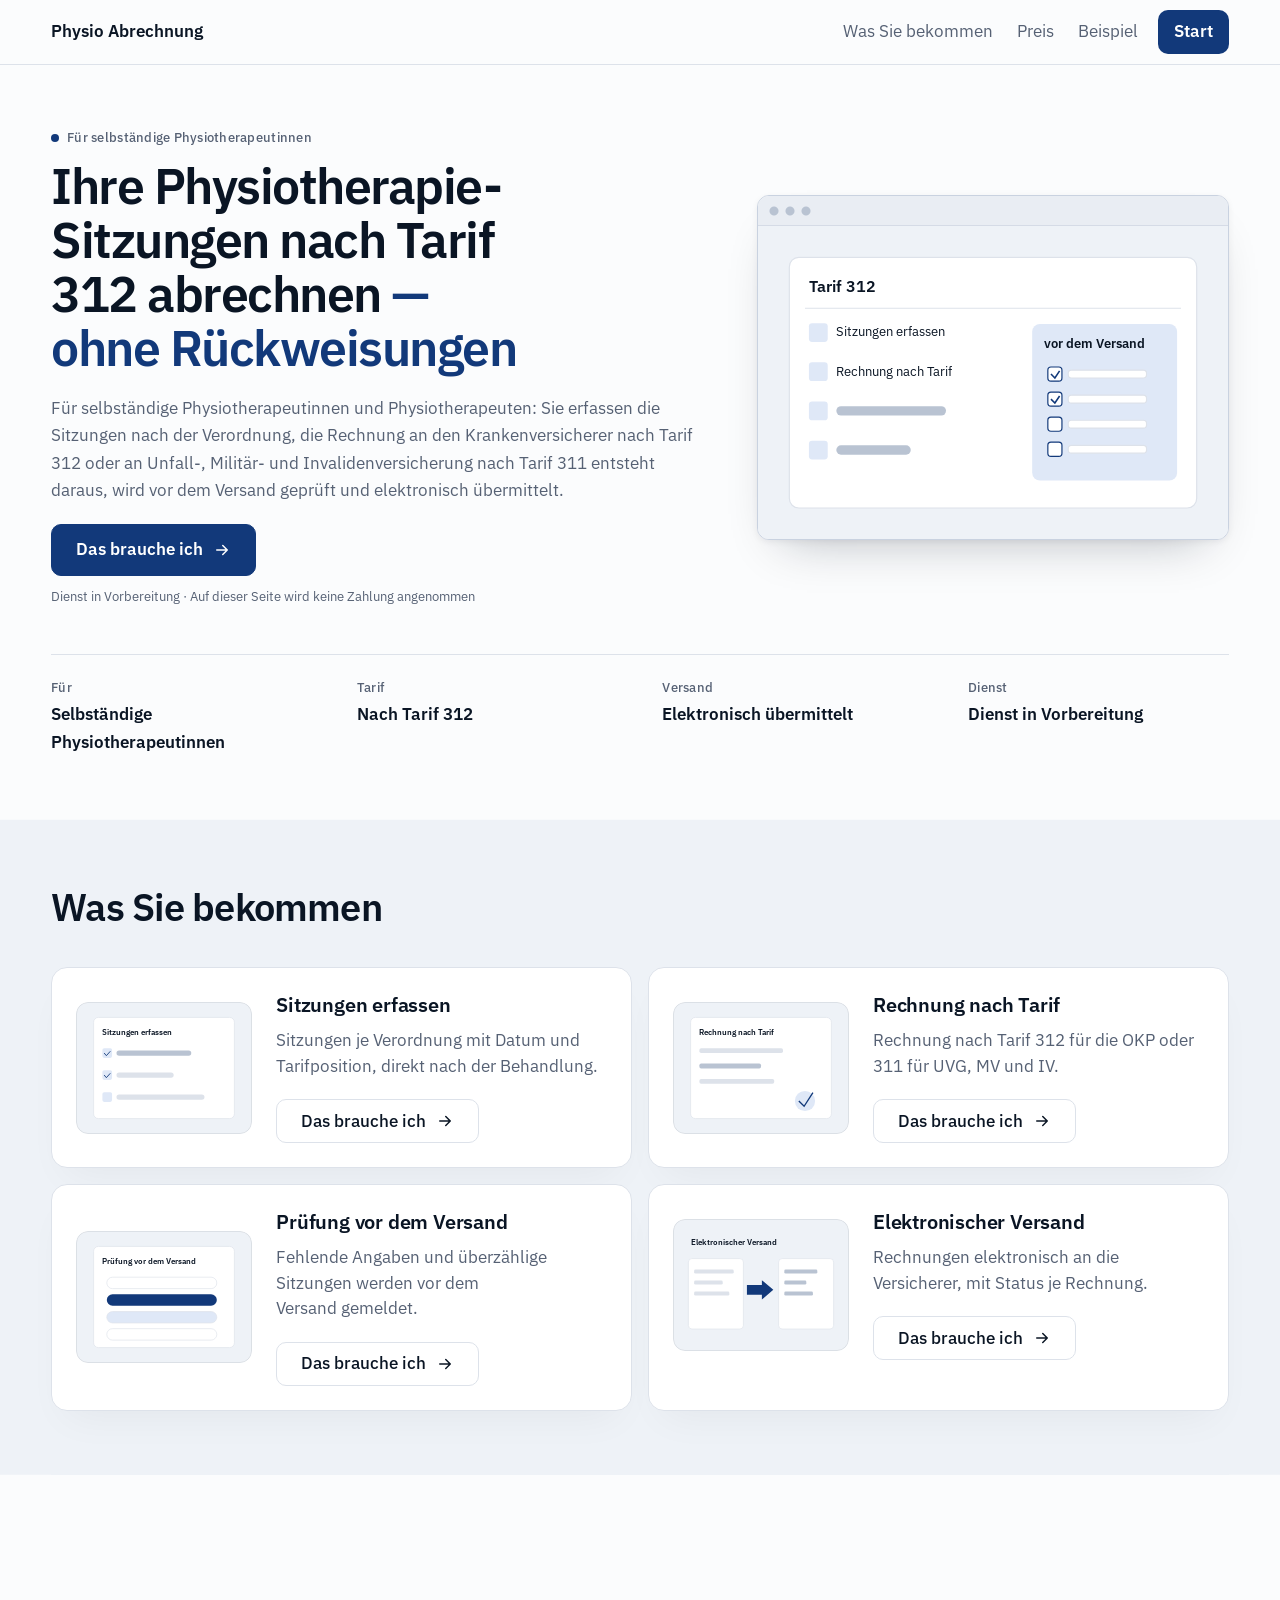
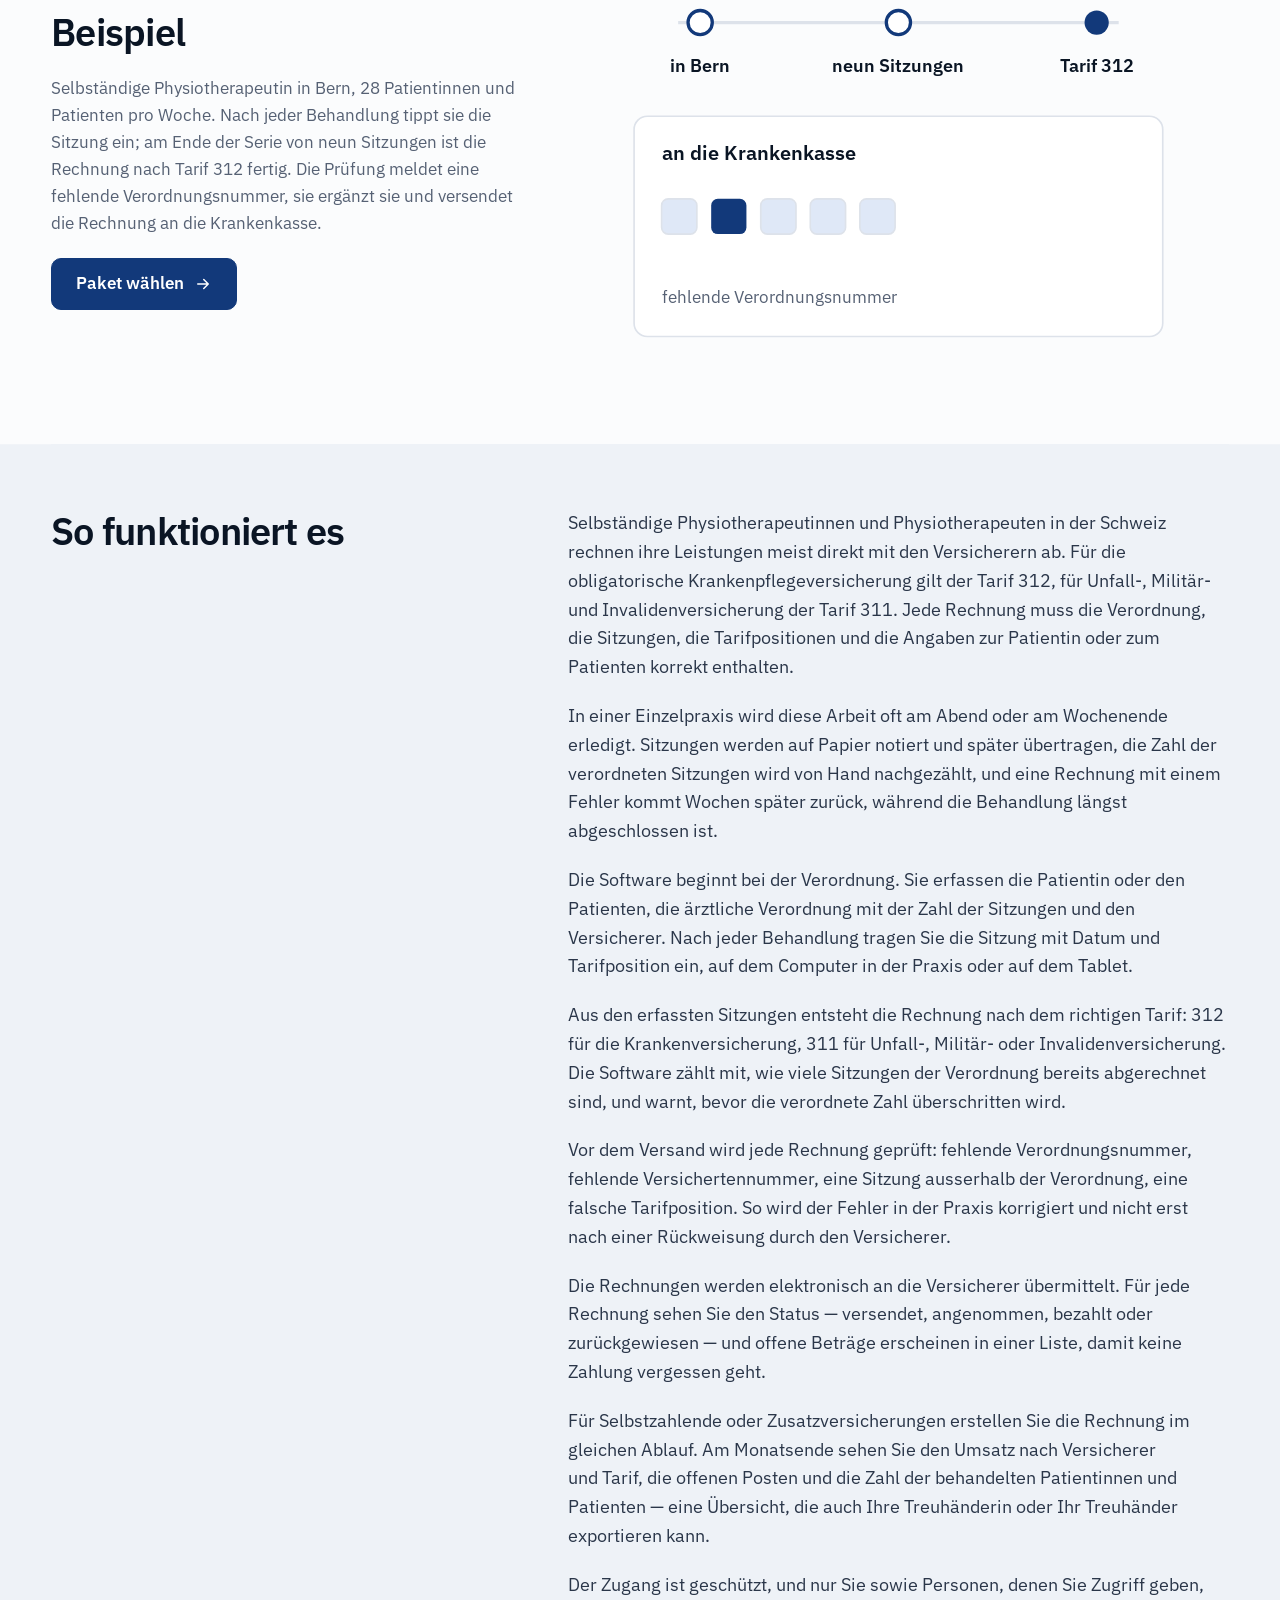
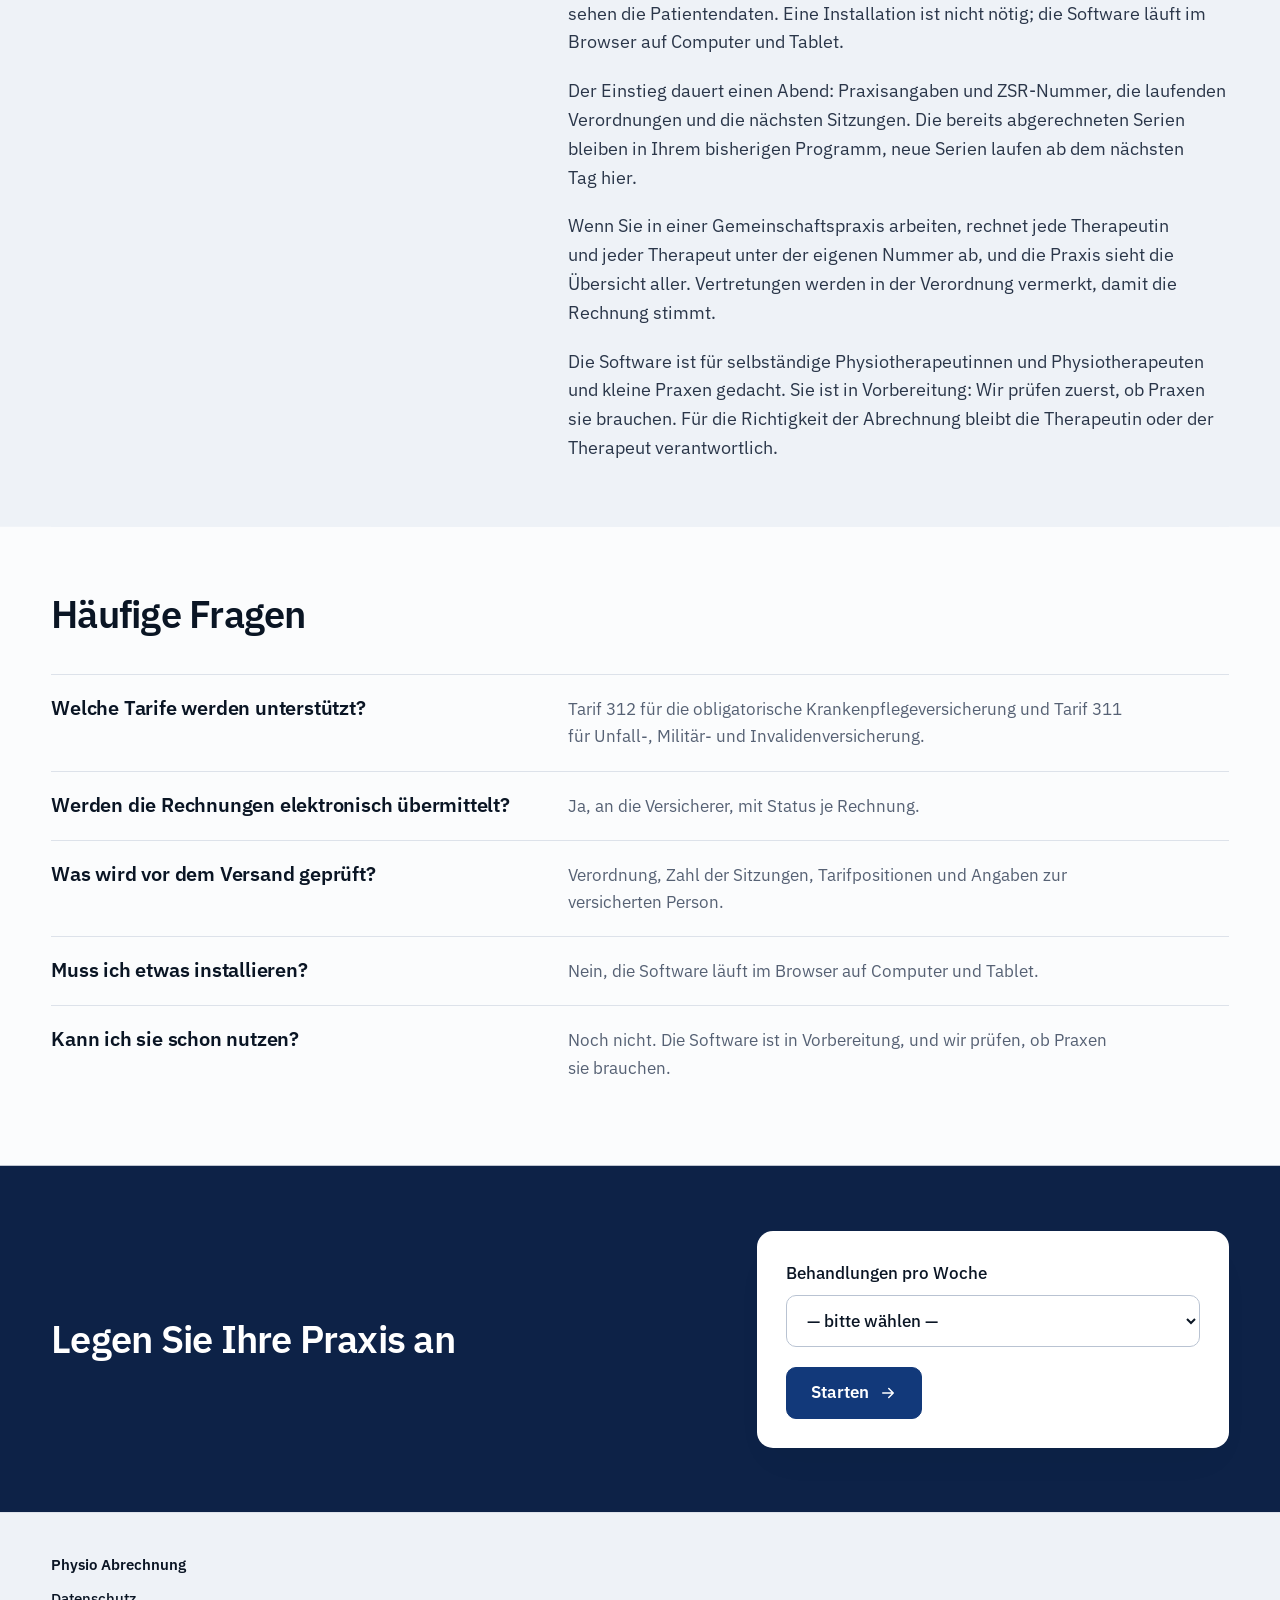
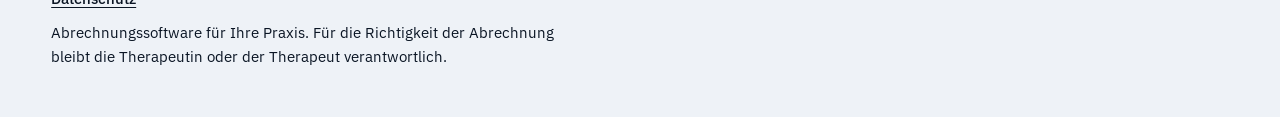
<file: index.html>
<!doctype html>
<html lang="de-CH">
<head>
<meta charset="utf-8">
<!-- Google Tag Manager -->
<script>(function(w,d,s,l,i){w[l]=w[l]||[];w[l].push({'gtm.start':
new Date().getTime(),event:'gtm.js'});var f=d.getElementsByTagName(s)[0],
j=d.createElement(s),dl=l!='dataLayer'?'&l='+l:'';j.async=true;j.src=
'https://www.googletagmanager.com/gtm.js?id='+i+dl;f.parentNode.insertBefore(j,f);
})(window,document,'script','dataLayer','GTM-N9XN5FND');</script>
<!-- End Google Tag Manager -->
<meta name="viewport" content="width=device-width,initial-scale=1">
<link rel="canonical" href="https://physiotarif.dokufile.com/">
<title>Physiotherapie abrechnen nach Tarif 312 — für Selbständige</title>
<meta name="description" content="Für Physiotherapeuten in der Schweiz: Sitzungen nach Tarif 312 und 311 erfassen und Rechnungen an die Versicherer elektronisch übermitteln.">
<link rel="icon" href="favicon.svg">
<link rel="stylesheet" href="https://super-romeo.github.io/smoki-base/v1/style.css">
<link rel="preconnect" href="https://fonts.googleapis.com">
<link rel="preconnect" href="https://fonts.gstatic.com" crossorigin>
<link rel="stylesheet" href="https://fonts.googleapis.com/css2?family=IBM+Plex+Sans:wght@400;500;600&display=swap">
<link rel="stylesheet" href="variant.css">
<script src="smoke.js" defer></script>
<!-- faq-jsonld:start -->
<script type="application/ld+json">
{
 "@context": "https://schema.org",
 "@type": "FAQPage",
 "mainEntity": [
  {
   "@type": "Question",
   "name": "Welche Tarife werden unterstützt?",
   "acceptedAnswer": {
    "@type": "Answer",
    "text": "Tarif 312 für die obligatorische Krankenpflegeversicherung und Tarif 311 für Unfall-, Militär- und Invalidenversicherung."
   }
  },
  {
   "@type": "Question",
   "name": "Werden die Rechnungen elektronisch übermittelt?",
   "acceptedAnswer": {
    "@type": "Answer",
    "text": "Ja, an die Versicherer, mit Status je Rechnung."
   }
  },
  {
   "@type": "Question",
   "name": "Was wird vor dem Versand geprüft?",
   "acceptedAnswer": {
    "@type": "Answer",
    "text": "Verordnung, Zahl der Sitzungen, Tarifpositionen und Angaben zur versicherten Person."
   }
  },
  {
   "@type": "Question",
   "name": "Muss ich etwas installieren?",
   "acceptedAnswer": {
    "@type": "Answer",
    "text": "Nein, die Software läuft im Browser auf Computer und Tablet."
   }
  },
  {
   "@type": "Question",
   "name": "Kann ich sie schon nutzen?",
   "acceptedAnswer": {
    "@type": "Answer",
    "text": "Noch nicht. Die Software ist in Vorbereitung, und wir prüfen, ob Praxen sie brauchen."
   }
  }
 ]
}
</script>
<!-- faq-jsonld:end -->
</head>
<body>
<!-- Google Tag Manager (noscript) -->
<noscript><iframe src="https://www.googletagmanager.com/ns.html?id=GTM-N9XN5FND"
height="0" width="0" style="display:none;visibility:hidden"></iframe></noscript>
<!-- End Google Tag Manager (noscript) -->

<header><div class="shell">
  <a class="home" href="index.html" data-ev="click_logo_home">Physio Abrechnung</a>
  <nav><a href="#was" data-ev="click_nav_was">Was Sie bekommen</a><a href="price.html" data-ev="click_nav_preis">Preis</a><a href="#beispiel" data-ev="click_nav_beispiel">Beispiel</a><a href="#start" data-ev="click_nav_start">Start</a></nav>
</div></header>

<main class="shell">
  <section class="split">
    <div class="stack">
      <p class="meta rise"><span class="dot"></span> Für selbständige Physiotherapeutinnen</p>
      <h1 class="rise" style="--i:1" data-len="long">Ihre Physiotherapie-Sitzungen nach Tarif 312 abrechnen&nbsp;<span class="soft">— ohne Rückweisungen</span></h1>
      <p class="rise" style="--i:2">Für selbständige Physiotherapeutinnen und Physiotherapeuten: Sie erfassen die Sitzungen nach der Verordnung, die Rechnung an den Krankenversicherer nach Tarif 312 oder an Unfall-, Militär- und Invalidenversicherung nach Tarif 311 entsteht daraus, wird vor dem Versand geprüft und elektronisch übermittelt.</p>
      <a class="button rise" style="--i:3" href="price.html" data-ev="cta_click">Das brauche ich</a>
      <p class="meta rise" style="--i:4">Dienst in Vorbereitung · Auf dieser Seite wird keine Zahlung angenommen</p>
    </div>
    <figure class="window rise" style="--i:2"><svg aria-hidden="true" focusable="false" class="shot" xmlns="http://www.w3.org/2000/svg" viewBox="0 0 1200 800"><rect width="1200" height="800" fill="#eef2f7" /><rect x="80" y="80" width="1040" height="640" rx="24" fill="#ffffff" stroke="#dde2ea" stroke-width="3" /><text x="130" y="168" font-size="40" fill="#0a1524" font-weight="600">Tarif 312</text><line x1="120" y1="210" x2="1080" y2="210" stroke="#dde2ea" stroke-width="3" /><rect x="130" y="248" width="48" height="48" rx="8" fill="#dfe8f7" /><text x="200" y="282" font-size="32" fill="#0a1524">Sitzungen erfassen</text><rect x="130" y="348" width="48" height="48" rx="8" fill="#dfe8f7" /><text x="200" y="382" font-size="32" fill="#0a1524">Rechnung nach Tarif</text><rect x="130" y="448" width="48" height="48" rx="8" fill="#dfe8f7" /><rect x="200" y="460" width="280" height="24" rx="12" fill="#b9c3d2" /><rect x="130" y="548" width="48" height="48" rx="8" fill="#dfe8f7" /><rect x="200" y="560" width="190" height="24" rx="12" fill="#b9c3d2" /><rect x="700" y="250" width="370" height="400" rx="20" fill="#dfe8f7" /><text x="730" y="312" font-size="32" fill="#0a1524" font-weight="600">vor dem Versand</text><rect x="740" y="360" width="36" height="36" rx="8" fill="#ffffff" stroke="#12397a" stroke-width="3" /><rect x="792" y="368" width="200" height="20" rx="8" fill="#ffffff" stroke="#dde2ea" stroke-width="3" /><polyline points="748,378 758,388 770,370" fill="none" stroke="#12397a" stroke-width="4" /><rect x="740" y="424" width="36" height="36" rx="8" fill="#ffffff" stroke="#12397a" stroke-width="3" /><rect x="792" y="432" width="200" height="20" rx="8" fill="#ffffff" stroke="#dde2ea" stroke-width="3" /><polyline points="748,442 758,452 770,434" fill="none" stroke="#12397a" stroke-width="4" /><rect x="740" y="488" width="36" height="36" rx="8" fill="#ffffff" stroke="#12397a" stroke-width="3" /><rect x="792" y="496" width="200" height="20" rx="8" fill="#ffffff" stroke="#dde2ea" stroke-width="3" /><rect x="740" y="552" width="36" height="36" rx="8" fill="#ffffff" stroke="#12397a" stroke-width="3" /><rect x="792" y="560" width="200" height="20" rx="8" fill="#ffffff" stroke="#dde2ea" stroke-width="3" /></svg></figure>
    <dl class="facts">
      <div><dt>Für</dt><dd>Selbständige Physiotherapeutinnen</dd></div>
      <div><dt>Tarif</dt><dd>Nach Tarif 312</dd></div>
      <div><dt>Versand</dt><dd>Elektronisch übermittelt</dd></div>
      <div><dt>Dienst</dt><dd>Dienst in Vorbereitung</dd></div>
    </dl>
  </section>

  <section id="was" data-view="features_view">
    <div class="stack"><h2>Was Sie bekommen</h2></div>
    <div class="bento">
      <article class="tile stack reveal">
        <div class="art"><svg aria-hidden="true" focusable="false" xmlns="http://www.w3.org/2000/svg" viewBox="0 0 800 600"><rect width="800" height="600" fill="#eef2f7" /><rect x="80" y="70" width="640" height="460" rx="22" fill="#ffffff" stroke="#dde2ea" stroke-width="3" /><text x="120" y="150" font-size="36" fill="#0a1524" font-weight="600">Sitzungen erfassen</text><rect x="120" y="210" width="44" height="44" rx="8" fill="#dfe8f7" /><rect x="184" y="220" width="340" height="24" rx="12" fill="#b9c3d2" /><polyline points="128,232 138,244 156,224" fill="none" stroke="#12397a" stroke-width="4" /><rect x="120" y="310" width="44" height="44" rx="8" fill="#dfe8f7" /><rect x="184" y="320" width="260" height="24" rx="12" fill="#dde2ea" /><polyline points="128,332 138,344 156,324" fill="none" stroke="#12397a" stroke-width="4" /><rect x="120" y="410" width="44" height="44" rx="8" fill="#dfe8f7" /><rect x="184" y="420" width="400" height="24" rx="12" fill="#dde2ea" /></svg></div>
        <h3>Sitzungen erfassen</h3><p>Sitzungen je Verordnung mit Datum und Tarifposition, direkt nach der Behandlung.</p>
        <a class="button quiet" href="price.html" data-ev="feature_sitzungen">Das brauche ich</a>
      </article>
      <article class="tile stack reveal">
        <div class="art"><svg aria-hidden="true" focusable="false" xmlns="http://www.w3.org/2000/svg" viewBox="0 0 800 600"><rect width="800" height="600" fill="#eef2f7" /><rect x="80" y="70" width="640" height="460" rx="22" fill="#ffffff" stroke="#dde2ea" stroke-width="3" /><text x="120" y="150" font-size="36" fill="#0a1524" font-weight="600">Rechnung nach Tarif</text><rect x="120" y="210" width="380" height="22" rx="8" fill="#dde2ea" /><rect x="120" y="280" width="280" height="22" rx="8" fill="#b9c3d2" /><rect x="120" y="350" width="340" height="22" rx="8" fill="#dde2ea" /><circle cx="600" cy="450" r="46" fill="#dfe8f7" /><polyline points="572,450 596,474 636,412" fill="none" stroke="#12397a" stroke-width="6" /></svg></div>
        <h3>Rechnung nach Tarif</h3><p>Rechnung nach Tarif 312 für die OKP oder 311 für UVG, MV und IV.</p>
        <a class="button quiet" href="price.html" data-ev="feature_rechnung">Das brauche ich</a>
      </article>
      <article class="tile stack reveal">
        <div class="art"><svg aria-hidden="true" focusable="false" xmlns="http://www.w3.org/2000/svg" viewBox="0 0 800 600"><rect width="800" height="600" fill="#eef2f7" /><rect x="80" y="70" width="640" height="460" rx="22" fill="#ffffff" stroke="#dde2ea" stroke-width="3" /><text x="120" y="150" font-size="36" fill="#0a1524" font-weight="600">Prüfung vor dem Versand</text><rect x="140" y="210" width="500" height="52" rx="26" fill="#ffffff" stroke="#dde2ea" stroke-width="3" /><rect x="140" y="288" width="500" height="52" rx="26" fill="#12397a" /><rect x="140" y="366" width="500" height="52" rx="26" fill="#dfe8f7" stroke="#dde2ea" stroke-width="3" /><rect x="140" y="444" width="500" height="52" rx="26" fill="#ffffff" stroke="#dde2ea" stroke-width="3" /></svg></div>
        <h3>Prüfung vor dem Versand</h3><p>Fehlende Angaben und überzählige Sitzungen werden vor dem Versand gemeldet.</p>
        <a class="button quiet" href="price.html" data-ev="feature_pruefung">Das brauche ich</a>
      </article>
      <article class="tile stack reveal">
        <div class="art"><svg aria-hidden="true" focusable="false" xmlns="http://www.w3.org/2000/svg" viewBox="0 0 800 600"><rect width="800" height="600" fill="#eef2f7" /><text x="80" y="120" font-size="36" fill="#0a1524" font-weight="600">Elektronischer Versand</text><rect x="70" y="180" width="250" height="320" rx="16" fill="#ffffff" stroke="#dde2ea" stroke-width="3" /><rect x="480" y="180" width="250" height="320" rx="16" fill="#ffffff" stroke="#dde2ea" stroke-width="3" /><rect x="96" y="230" width="180" height="18" rx="6" fill="#dde2ea" /><rect x="506" y="230" width="150" height="18" rx="6" fill="#b9c3d2" /><rect x="96" y="280" width="130" height="18" rx="6" fill="#dde2ea" /><rect x="506" y="280" width="100" height="18" rx="6" fill="#b9c3d2" /><rect x="96" y="330" width="160" height="18" rx="6" fill="#dde2ea" /><rect x="506" y="330" width="130" height="18" rx="6" fill="#b9c3d2" /><polygon points="336,300 404,300 404,278 456,322 404,366 404,344 336,344" fill="#12397a" /></svg></div>
        <h3>Elektronischer Versand</h3><p>Rechnungen elektronisch an die Versicherer, mit Status je Rechnung.</p>
        <a class="button quiet" href="price.html" data-ev="feature_versand">Das brauche ich</a>
      </article>
    </div>
  </section>

  <section id="beispiel" data-view="example_view" class="split flip">
    <div class="stack">
      <h2>Beispiel</h2>
      <p>Selbständige Physiotherapeutin in Bern, 28 Patientinnen und Patienten pro Woche. Nach jeder Behandlung tippt sie die Sitzung ein; am Ende der Serie von neun Sitzungen ist die Rechnung nach Tarif 312 fertig. Die Prüfung meldet eine fehlende Verordnungsnummer, sie ergänzt sie und versendet die Rechnung an die Krankenkasse.</p>
    <a class="button" href="price.html" data-ev="click_cta_after_example">Paket wählen</a>
    </div>
<svg aria-hidden="true" focusable="false" class="shot reveal" xmlns="http://www.w3.org/2000/svg" viewBox="0 0 1200 800"><rect width="1200" height="800" fill="#eef2f7" /><line x1="200" y1="150" x2="1000" y2="150" stroke="#dde2ea" stroke-width="6" /><circle cx="240" cy="150" r="22" fill="#ffffff" stroke="#12397a" stroke-width="6" /><text x="240" y="240" font-size="32" fill="#0a1524" font-weight="600" text-anchor="middle">in Bern</text><circle cx="600" cy="150" r="22" fill="#ffffff" stroke="#12397a" stroke-width="6" /><text x="600" y="240" font-size="32" fill="#0a1524" font-weight="600" text-anchor="middle">neun Sitzungen</text><circle cx="960" cy="150" r="22" fill="#12397a" /><text x="960" y="240" font-size="32" fill="#0a1524" font-weight="600" text-anchor="middle">Tarif 312</text><rect x="120" y="320" width="960" height="400" rx="24" fill="#ffffff" stroke="#dde2ea" stroke-width="3" /><text x="170" y="400" font-size="36" fill="#0a1524" font-weight="600">an die Krankenkasse</text><rect x="170" y="470" width="64" height="64" rx="12" fill="#dfe8f7" stroke="#dde2ea" stroke-width="3" /><rect x="260" y="470" width="64" height="64" rx="12" fill="#12397a" /><rect x="350" y="470" width="64" height="64" rx="12" fill="#dfe8f7" stroke="#dde2ea" stroke-width="3" /><rect x="440" y="470" width="64" height="64" rx="12" fill="#dfe8f7" stroke="#dde2ea" stroke-width="3" /><rect x="530" y="470" width="64" height="64" rx="12" fill="#dfe8f7" stroke="#dde2ea" stroke-width="3" /><text x="170" y="660" font-size="30" fill="#566174">fehlende Verordnungsnummer</text></svg>
  </section>
<!-- seo-tekst:start -->
  <section id="opis" class="split flip">
    <div class="stack"><h2>So funktioniert es</h2></div>
    <div class="stack">
      <p>Selbständige Physiotherapeutinnen und Physiotherapeuten in der Schweiz rechnen ihre Leistungen meist direkt mit den Versicherern ab. Für die obligatorische Krankenpflegeversicherung gilt der Tarif 312, für Unfall-, Militär- und Invalidenversicherung der Tarif 311. Jede Rechnung muss die Verordnung, die Sitzungen, die Tarifpositionen und die Angaben zur Patientin oder zum Patienten korrekt enthalten.</p>
    <p>In einer Einzelpraxis wird diese Arbeit oft am Abend oder am Wochenende erledigt. Sitzungen werden auf Papier notiert und später übertragen, die Zahl der verordneten Sitzungen wird von Hand nachgezählt, und eine Rechnung mit einem Fehler kommt Wochen später zurück, während die Behandlung längst abgeschlossen ist.</p>
    <p>Die Software beginnt bei der Verordnung. Sie erfassen die Patientin oder den Patienten, die ärztliche Verordnung mit der Zahl der Sitzungen und den Versicherer. Nach jeder Behandlung tragen Sie die Sitzung mit Datum und Tarifposition ein, auf dem Computer in der Praxis oder auf dem Tablet.</p>
    <p>Aus den erfassten Sitzungen entsteht die Rechnung nach dem richtigen Tarif: 312 für die Krankenversicherung, 311 für Unfall-, Militär- oder Invalidenversicherung. Die Software zählt mit, wie viele Sitzungen der Verordnung bereits abgerechnet sind, und warnt, bevor die verordnete Zahl überschritten wird.</p>
    <p>Vor dem Versand wird jede Rechnung geprüft: fehlende Verordnungsnummer, fehlende Versichertennummer, eine Sitzung ausserhalb der Verordnung, eine falsche Tarifposition. So wird der Fehler in der Praxis korrigiert und nicht erst nach einer Rückweisung durch den Versicherer.</p>
    <p>Die Rechnungen werden elektronisch an die Versicherer übermittelt. Für jede Rechnung sehen Sie den Status — versendet, angenommen, bezahlt oder zurückgewiesen — und offene Beträge erscheinen in einer Liste, damit keine Zahlung vergessen geht.</p>
    <p>Für Selbstzahlende oder Zusatzversicherungen erstellen Sie die Rechnung im gleichen Ablauf. Am Monatsende sehen Sie den Umsatz nach Versicherer und Tarif, die offenen Posten und die Zahl der behandelten Patientinnen und Patienten — eine Übersicht, die auch Ihre Treuhänderin oder Ihr Treuhänder exportieren kann.</p>
    <p>Der Zugang ist geschützt, und nur Sie sowie Personen, denen Sie Zugriff geben, sehen die Patientendaten. Eine Installation ist nicht nötig; die Software läuft im Browser auf Computer und Tablet.</p>
    <p>Der Einstieg dauert einen Abend: Praxisangaben und ZSR-Nummer, die laufenden Verordnungen und die nächsten Sitzungen. Die bereits abgerechneten Serien bleiben in Ihrem bisherigen Programm, neue Serien laufen ab dem nächsten Tag hier.</p>
    <p>Wenn Sie in einer Gemeinschaftspraxis arbeiten, rechnet jede Therapeutin und jeder Therapeut unter der eigenen Nummer ab, und die Praxis sieht die Übersicht aller. Vertretungen werden in der Verordnung vermerkt, damit die Rechnung stimmt.</p>
    <p>Die Software ist für selbständige Physiotherapeutinnen und Physiotherapeuten und kleine Praxen gedacht. Sie ist in Vorbereitung: Wir prüfen zuerst, ob Praxen sie brauchen. Für die Richtigkeit der Abrechnung bleibt die Therapeutin oder der Therapeut verantwortlich.</p>
    </div>
  </section>
  <section id="faq">
    <div class="stack"><h2>Häufige Fragen</h2></div>
    <div class="rows">
      <div class="split flip"><h3>Welche Tarife werden unterstützt?</h3><p>Tarif 312 für die obligatorische Krankenpflegeversicherung und Tarif 311 für Unfall-, Militär- und Invalidenversicherung.</p></div>
      <div class="split flip"><h3>Werden die Rechnungen elektronisch übermittelt?</h3><p>Ja, an die Versicherer, mit Status je Rechnung.</p></div>
      <div class="split flip"><h3>Was wird vor dem Versand geprüft?</h3><p>Verordnung, Zahl der Sitzungen, Tarifpositionen und Angaben zur versicherten Person.</p></div>
      <div class="split flip"><h3>Muss ich etwas installieren?</h3><p>Nein, die Software läuft im Browser auf Computer und Tablet.</p></div>
      <div class="split flip"><h3>Kann ich sie schon nutzen?</h3><p>Noch nicht. Die Software ist in Vorbereitung, und wir prüfen, ob Praxen sie brauchen.</p></div>
    </div>
  </section>
<!-- seo-tekst:end -->
  <section id="start" data-view="start_view" class="split">
    <div class="stack">
      <h2>Legen Sie Ihre Praxis an</h2>
    </div>
    <div class="tile stack">
      <label>Behandlungen pro Woche<select data-ev-focus="form_start"><option value="">— bitte wählen —</option><option>Bis 20</option><option>20–50</option><option>50–100</option><option>Mehr als 100</option></select></label>
      <a class="button" href="price.html" data-ev="form_submit_click">Starten</a>
    </div>
  </section>
</main>

<footer><div class="shell">
  <p><b>Physio Abrechnung</b></p>
  <p><a href="privacy.html" data-ev="click_legal_privacy">Datenschutz</a></p>
  <p>Abrechnungssoftware für Ihre Praxis. Für die Richtigkeit der Abrechnung bleibt die Therapeutin oder der Therapeut verantwortlich.</p>
</div></footer>

</body>
</html>
</file>
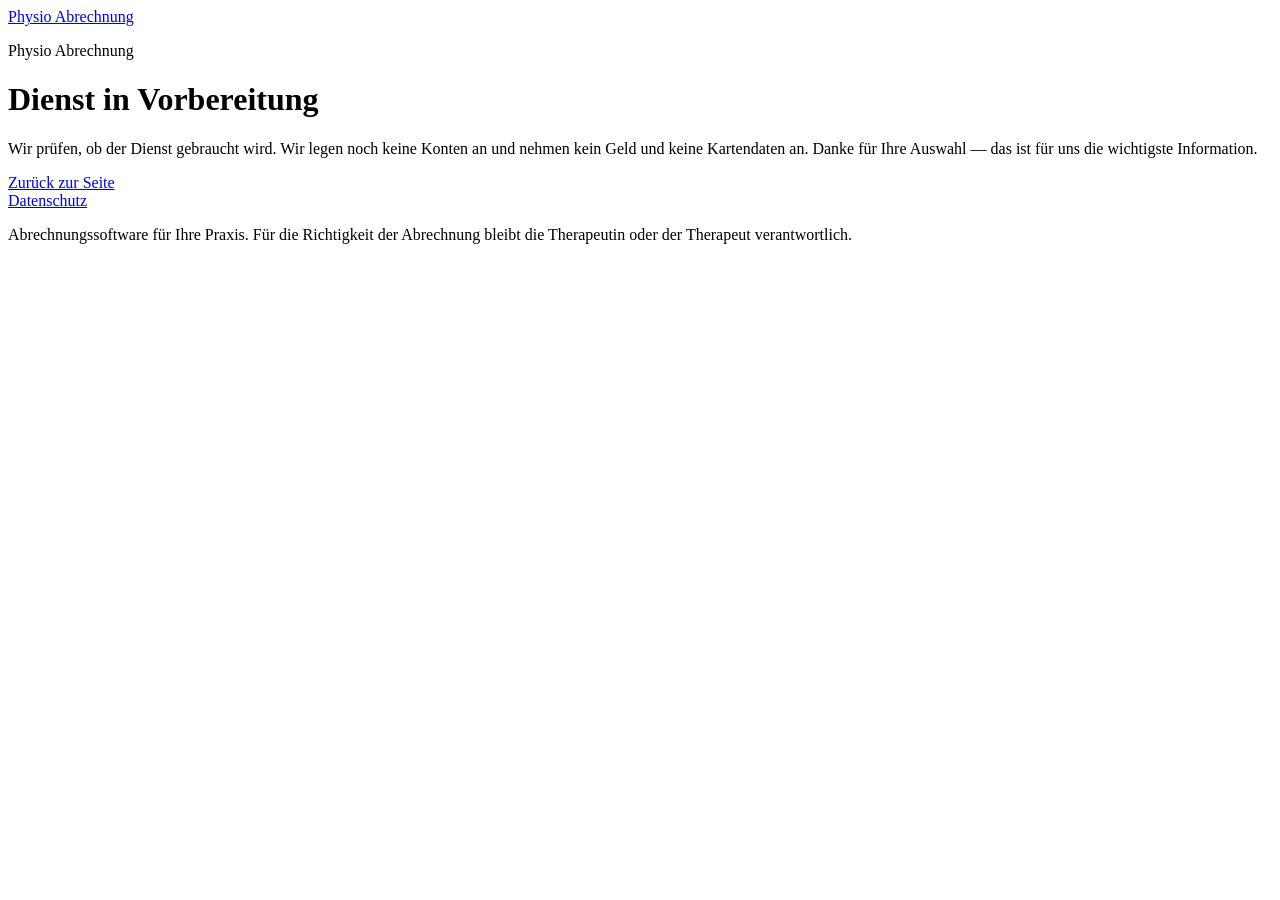
<file: pay.html>
<!doctype html>
<html lang="de-CH">
<head>
<meta charset="utf-8">
<!-- Google Tag Manager -->
<script>(function(w,d,s,l,i){w[l]=w[l]||[];w[l].push({'gtm.start':
new Date().getTime(),event:'gtm.js'});var f=d.getElementsByTagName(s)[0],
j=d.createElement(s),dl=l!='dataLayer'?'&l='+l:'';j.async=true;j.src=
'https://www.googletagmanager.com/gtm.js?id='+i+dl;f.parentNode.insertBefore(j,f);
})(window,document,'script','dataLayer','GTM-N9XN5FND');</script>
<!-- End Google Tag Manager -->
<meta name="viewport" content="width=device-width,initial-scale=1">
<link rel="canonical" href="https://physiotarif.dokufile.com/pay.html">
<title>Physio Abrechnung — Zahlung noch nicht möglich</title>
<meta name="robots" content="noindex,nofollow">
<link rel="icon" href="favicon.svg">
<link rel="stylesheet" href="https://super-romeo.github.io/smoki-base/v1/style.css">
<script src="smoke.js" defer></script>
</head>
<body data-page="pay">
<!-- Google Tag Manager (noscript) -->
<noscript><iframe src="https://www.googletagmanager.com/ns.html?id=GTM-N9XN5FND"
height="0" width="0" style="display:none;visibility:hidden"></iframe></noscript>
<!-- End Google Tag Manager (noscript) -->
<header class="site"><div class="wrap bar">
  <a class="brand" href="index.html" data-ev="click_logo_home"><span class="mark"></span>Physio Abrechnung</a>
</div></header>
<main class="page"><div class="wrap narrow center">
  <p class="eyebrow">Physio Abrechnung</p>
  <h1>Dienst in Vorbereitung</h1>
  <p class="lead">Wir prüfen, ob der Dienst gebraucht wird. Wir legen noch keine Konten an und nehmen kein Geld und keine Kartendaten an. Danke für Ihre Auswahl — das ist für uns die wichtigste Information.</p>
  <p class="note" data-show="plan" hidden>Ihre Paketwahl wurde anonym gezählt, ohne Ihre Daten.</p>
  <p class="note" data-show="feature" hidden>Ihre Funktionswahl wurde anonym gezählt, ohne Ihre Daten.</p>
  <p class="note" data-show="intent" hidden>Ihre Anfrage wurde anonym gezählt, ohne Ihre Daten und Dokumente.</p>
  <div class="actions"><a class="btn primary" href="index.html" data-ev="click_back">Zurück zur Seite</a></div>
  <p class="note" data-show="sent" hidden>Danke — wir schreiben einmal, sobald der Dienst startet.</p>
  <div id="email-box" class="card" style="margin:44px auto 0;max-width:560px;text-align:left"><h2>Benachrichtigung zum Start</h2><p>Wenn Sie möchten, hinterlassen Sie Ihre E-Mail-Adresse — wir schicken eine Nachricht, sobald der Dienst startet. Das Feld ist freiwillig.</p><div data-form-slot></div><p class="note" style="margin:6px 0 0"><a href="privacy.html" data-ev="click_legal_privacy">Datenschutz</a></p></div>
</div></main>
<footer class="site-foot"><div class="wrap">
  <p style="margin:0"><a href="privacy.html" data-ev="click_legal_privacy">Datenschutz</a></p>
  <p class="muted">Abrechnungssoftware für Ihre Praxis. Für die Richtigkeit der Abrechnung bleibt die Therapeutin oder der Therapeut verantwortlich.</p>
</div></footer>
</body>
</html>
</file>
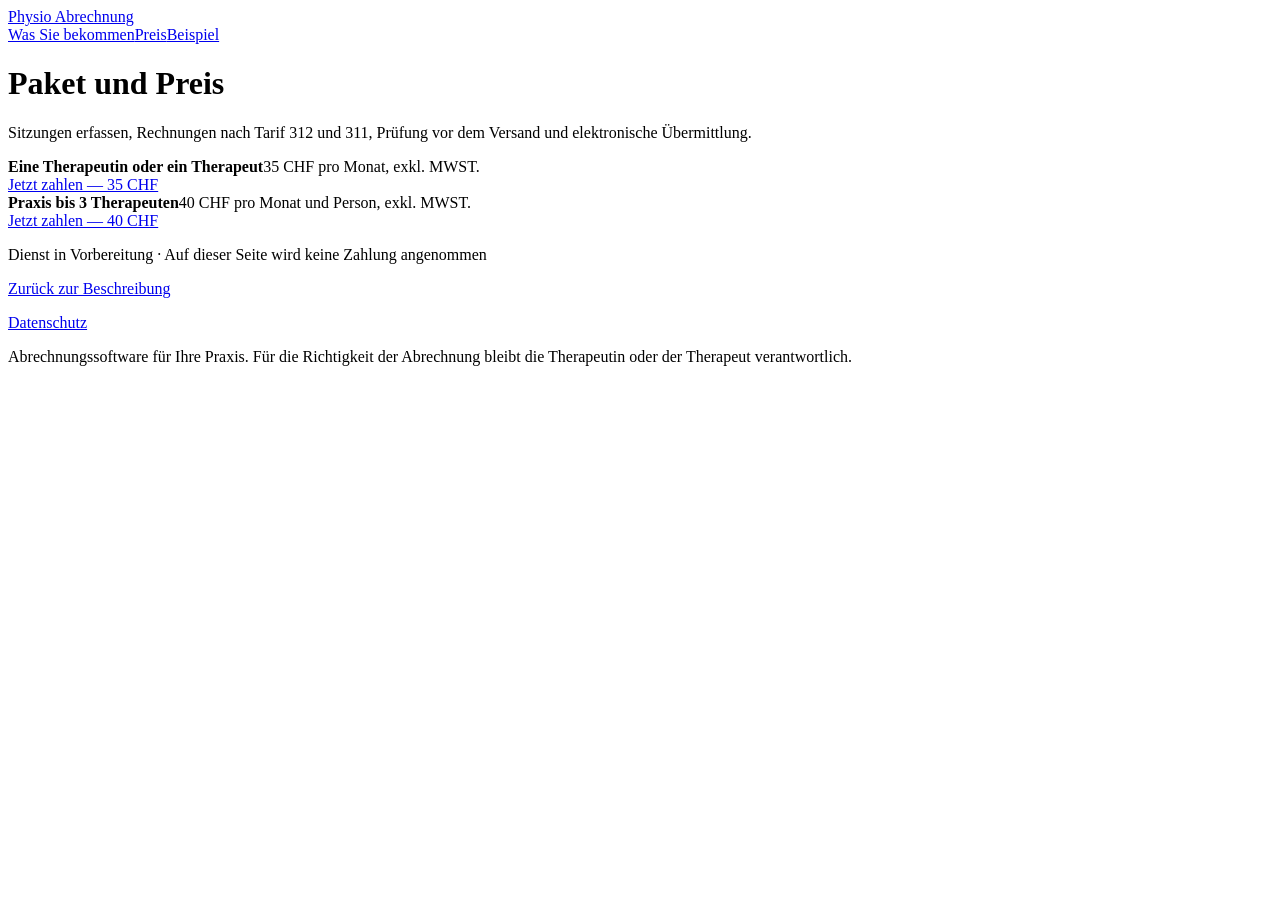
<file: price.html>
<!doctype html>
<html lang="de-CH">
<head>
<meta charset="utf-8">
<!-- Google Tag Manager -->
<script>(function(w,d,s,l,i){w[l]=w[l]||[];w[l].push({'gtm.start':
new Date().getTime(),event:'gtm.js'});var f=d.getElementsByTagName(s)[0],
j=d.createElement(s),dl=l!='dataLayer'?'&l='+l:'';j.async=true;j.src=
'https://www.googletagmanager.com/gtm.js?id='+i+dl;f.parentNode.insertBefore(j,f);
})(window,document,'script','dataLayer','GTM-N9XN5FND');</script>
<!-- End Google Tag Manager -->
<meta name="viewport" content="width=device-width,initial-scale=1">
<link rel="canonical" href="https://physiotarif.dokufile.com/price.html">
<title>Preis — Physiotherapie-Abrechnung nach Tarif 312</title>
<meta name="description" content="Monatlicher Preis für die Abrechnung von Physiotherapie-Sitzungen nach Tarif 312 und 311 mit Prüfung und elektronischem Versand.">
<link rel="icon" href="favicon.svg">
<link rel="stylesheet" href="https://super-romeo.github.io/smoki-base/v1/style.css">
<script src="smoke.js" defer></script>
<script>
  /* Preisseite geöffnet — price_view über smoke.js (window.smokeTrack). */
  document.addEventListener("DOMContentLoaded", function () { if (window.smokeTrack) window.smokeTrack("price_view"); });
</script>
</head>
<body data-page="price">
<!-- Google Tag Manager (noscript) -->
<noscript><iframe src="https://www.googletagmanager.com/ns.html?id=GTM-N9XN5FND"
height="0" width="0" style="display:none;visibility:hidden"></iframe></noscript>
<!-- End Google Tag Manager (noscript) -->

<header><div class="wrap">
  <div class="logo"><a href="index.html" data-ev="click_logo_home">Physio Abrechnung</a></div>
  <nav class="top"><a href="index.html#was" data-ev="click_nav_was">Was Sie bekommen</a><a href="price.html" data-ev="click_nav_preis">Preis</a><a href="index.html#beispiel" data-ev="click_nav_beispiel">Beispiel</a></nav>
</div></header>

<div class="wrap">
  <div class="hero">
    <h1>Paket und Preis</h1>
    <p class="sub">Sitzungen erfassen, Rechnungen nach Tarif 312 und 311, Prüfung vor dem Versand und elektronische Übermittlung.</p>
  </div>

  <section id="preis">
    <div class="grid">
      <div class="card"><b>Eine Therapeutin oder ein Therapeut</b><span>35 CHF pro Monat, exkl. MWST.</span><br><a class="btn" href="pay.html?plan=solo" data-ev="payment_click click_pay_solo">Jetzt zahlen — 35 CHF</a></div>
      <div class="card"><b>Praxis bis 3 Therapeuten</b><span>40 CHF pro Monat und Person, exkl. MWST.</span><br><a class="btn" href="pay.html?plan=praxis" data-ev="payment_click click_pay_praxis">Jetzt zahlen — 40 CHF</a></div>
    </div>
    <p class="cta-note">Dienst in Vorbereitung · Auf dieser Seite wird keine Zahlung angenommen</p>
    <div class="actions"><a class="btn" href="index.html" data-ev="click_back">Zurück zur Beschreibung</a></div>
  </section>
</div>

<footer><div class="wrap">
  <p><a href="privacy.html" data-ev="click_legal_privacy">Datenschutz</a></p>
  <p class="muted">Abrechnungssoftware für Ihre Praxis. Für die Richtigkeit der Abrechnung bleibt die Therapeutin oder der Therapeut verantwortlich.</p>
</div></footer>

</body>
</html>
</file>
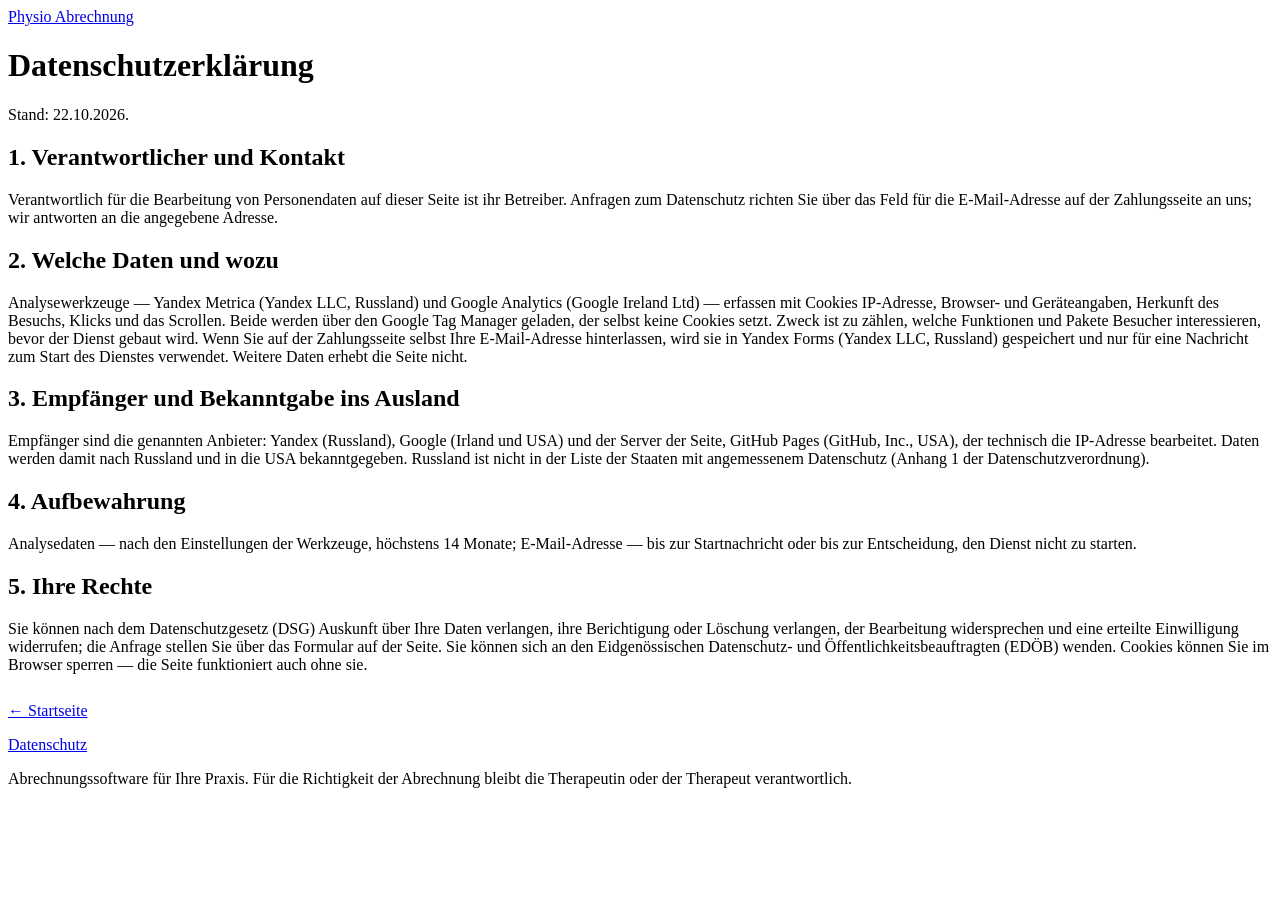
<file: privacy.html>
<!doctype html>
<html lang="de-CH">
<head>
<meta charset="utf-8">
<!-- Google Tag Manager -->
<script>(function(w,d,s,l,i){w[l]=w[l]||[];w[l].push({'gtm.start':
new Date().getTime(),event:'gtm.js'});var f=d.getElementsByTagName(s)[0],
j=d.createElement(s),dl=l!='dataLayer'?'&l='+l:'';j.async=true;j.src=
'https://www.googletagmanager.com/gtm.js?id='+i+dl;f.parentNode.insertBefore(j,f);
})(window,document,'script','dataLayer','GTM-N9XN5FND');</script>
<!-- End Google Tag Manager -->
<meta name="viewport" content="width=device-width,initial-scale=1">
<link rel="canonical" href="https://physiotarif.dokufile.com/privacy.html">
<title>Physio Abrechnung — Datenschutzerklärung</title>
<meta name="description" content="Physio Abrechnung: welche Daten die Seite erhebt, wozu, wohin sie gehen, wie lange sie bleiben und Ihre Rechte.">
<link rel="icon" href="favicon.svg">
<link rel="stylesheet" href="https://super-romeo.github.io/smoki-base/v1/style.css">
<script src="smoke.js" defer></script>
</head>
<body>
<!-- Google Tag Manager (noscript) -->
<noscript><iframe src="https://www.googletagmanager.com/ns.html?id=GTM-N9XN5FND"
height="0" width="0" style="display:none;visibility:hidden"></iframe></noscript>
<!-- End Google Tag Manager (noscript) -->
<header class="site"><div class="wrap bar">
  <a class="brand" href="index.html" data-ev="click_logo_home"><span class="mark"></span>Physio Abrechnung</a>
</div></header>
<main class="page"><div class="wrap narrow doc">
  <h1>Datenschutzerklärung</h1>
  <p class="lead">Stand: 22.10.2026.</p>
  <h2>1. Verantwortlicher und Kontakt</h2>
  <p>Verantwortlich für die Bearbeitung von Personendaten auf dieser Seite ist ihr Betreiber. Anfragen zum Datenschutz richten Sie über das Feld für die E-Mail-Adresse auf der Zahlungsseite an uns; wir antworten an die angegebene Adresse.</p>
  <h2>2. Welche Daten und wozu</h2>
  <p>Analysewerkzeuge — Yandex Metrica (Yandex LLC, Russland) und Google Analytics (Google Ireland Ltd) — erfassen mit Cookies IP-Adresse, Browser- und Geräteangaben, Herkunft des Besuchs, Klicks und das Scrollen. Beide werden über den Google Tag Manager geladen, der selbst keine Cookies setzt. Zweck ist zu zählen, welche Funktionen und Pakete Besucher interessieren, bevor der Dienst gebaut wird. Wenn Sie auf der Zahlungsseite selbst Ihre E-Mail-Adresse hinterlassen, wird sie in Yandex Forms (Yandex LLC, Russland) gespeichert und nur für eine Nachricht zum Start des Dienstes verwendet. Weitere Daten erhebt die Seite nicht.</p>
  <h2>3. Empfänger und Bekanntgabe ins Ausland</h2>
  <p>Empfänger sind die genannten Anbieter: Yandex (Russland), Google (Irland und USA) und der Server der Seite, GitHub Pages (GitHub, Inc., USA), der technisch die IP-Adresse bearbeitet. Daten werden damit nach Russland und in die USA bekanntgegeben. Russland ist nicht in der Liste der Staaten mit angemessenem Datenschutz (Anhang 1 der Datenschutzverordnung).</p>
  <h2>4. Aufbewahrung</h2>
  <p>Analysedaten — nach den Einstellungen der Werkzeuge, höchstens 14 Monate; E-Mail-Adresse — bis zur Startnachricht oder bis zur Entscheidung, den Dienst nicht zu starten.</p>
  <h2>5. Ihre Rechte</h2>
  <p>Sie können nach dem Datenschutzgesetz (DSG) Auskunft über Ihre Daten verlangen, ihre Berichtigung oder Löschung verlangen, der Bearbeitung widersprechen und eine erteilte Einwilligung widerrufen; die Anfrage stellen Sie über das Formular auf der Seite. Sie können sich an den Eidgenössischen Datenschutz- und Öffentlichkeitsbeauftragten (EDÖB) wenden. Cookies können Sie im Browser sperren — die Seite funktioniert auch ohne sie.</p>
  <p style="margin-top:28px"><a href="index.html" data-ev="click_legal_back">&larr; Startseite</a></p>
</div></main>
<footer class="site-foot"><div class="wrap">
  <p style="margin:0"><a href="privacy.html" data-ev="click_legal_privacy">Datenschutz</a></p>
  <p class="muted">Abrechnungssoftware für Ihre Praxis. Für die Richtigkeit der Abrechnung bleibt die Therapeutin oder der Therapeut verantwortlich.</p>
</div></footer>
</body>
</html>
</file>
<file: variant.css>
/* Final sample v13 — one layer (СМ-45): tokens in :root, then general rules.
   Owner's ten choices: layout 17 · IBM Plex Sans · navy palette · background 06 (grey bands, dark form band) ·
   shape 02 (medium radius) · cards 05 (2×2, picture on the side) · hero 07 (picture in a window frame) ·
   density 02 (compact) · header 07 (button in header, light-grey footer) · motion 04 (load cascade only).
   Four commands on top: polish (whole) · emil-design-eng (interaction layer, no image placeholder colour) ·
   mobile-native (safe areas, footer press) · typeset (measure, leading and tracking per role, fallback face). */

/* fallback with Plex metrics: the swap from Segoe UI / Arial does not reflow lines */
@font-face { font-family: "Plex Fallback"; src: local("Segoe UI"), local("Arial"); size-adjust: 101.7%; ascent-override: 100.8%; descent-override: 27%; line-gap-override: 0%; }

:root {
  /* colour — one blue accent; white text on it passes AA */
  --canvas: #fbfcfd;
  --surface: #ffffff;
  --ink: #0a1524;
  --steel: #566174;
  --line: #dde2ea;
  --line-strong: #b9c3d2;
  --accent: #12397a;
  --accent-hover: #0d2247;              /* the dark band colour, no new hue */
  --accent-wash: #dfe8f7;
  --focus: #2f6fd6;
  --band-grey: #eef2f7;
  --band-dark: #0d2247;
  --shadow: 0 20px 40px -15px rgba(0, 0, 0, .05);
  /* type — one family; the larger the type, the tighter tracking and leading */
  --font-sans: "IBM Plex Sans", "Plex Fallback", "Segoe UI", system-ui, sans-serif;
  --text-display: clamp(2.25rem, 5vw, 3.75rem);
  --text-h2: clamp(1.75rem, 3vw, 2.5rem);
  --text-h3: 1.25rem;
  --text-body: 1.0625rem;
  --text-meta: .8125rem;
  --tracking-display: -.03em;
  --tracking: -.02em;
  --tracking-h3: -.01em;
  --leading-display: 1.08;
  --leading-tight: 1.15;
  --leading-h3: 1.3;
  --leading-body: 1.6;                  /* 1.55 on phones */
  --leading-snug: 1.5;                  /* short measure in cards */
  --measure: 56ch;                      /* about 70 characters of Plex per line */
  --measure-lead: 41.5rem;               /* hero lead keeps two lines at 1280; rem, because ch on an animated element can resolve against the fallback face */
  /* space, shape */
  --max: 1400px;
  --gutter: clamp(1rem, 4vw, 4rem);
  --section: 4rem;                      /* 3rem on phones */
  --gap: clamp(1.5rem, 3.5vw, 3.5rem);
  --head-gap: clamp(1.75rem, 3vw, 2.5rem);
  --pad-card: 1.75rem;                  /* 1.5rem on phones */
  --radius-card: 1rem;
  --radius-inner: .75rem;
  --radius-control: .625rem;            /* fields, buttons, header links */
  --header-h: 65px;                     /* sticky header with its border; 57px on phones */
  /* motion — UI feedback under 300ms */
  --ease-out: cubic-bezier(.23, 1, .32, 1);
  --dur: .15s;                          /* hover, colour */
  --dur-press: .16s;
  --dur-rise: .5s;                      /* first-screen cascade item */
  --stagger: 60ms;
  --press: .97;
  --arrow: url("data:image/svg+xml,%3Csvg xmlns='http://www.w3.org/2000/svg' viewBox='0 0 24 24' fill='none' stroke='%23000' stroke-width='2' stroke-linecap='round' stroke-linejoin='round'%3E%3Cpath d='M5 12h14M13 6l6 6-6 6'/%3E%3C/svg%3E");
}
@media (max-width: 767px) {
  :root { --section: 3rem; --gap: max(2rem, 5vw); --pad-card: 1.5rem; --leading-body: 1.55; --header-h: 57px; }
}

/* base */
*, *::before, *::after { box-sizing: border-box; }
html { scroll-behavior: smooth; scroll-padding-top: var(--header-h); -webkit-text-size-adjust: 100%; text-size-adjust: 100%; }
body { margin: 0; background: var(--canvas); color: var(--ink); font: 400 var(--text-body)/var(--leading-body) var(--font-sans); -webkit-font-smoothing: antialiased; -moz-osx-font-smoothing: grayscale; text-rendering: optimizeLegibility; font-synthesis: none; }
h1, h2, h3 { margin: 0; color: var(--ink); font-weight: 600; letter-spacing: var(--tracking); line-height: var(--leading-tight); text-wrap: balance; }
h1 { font-size: var(--text-display); letter-spacing: var(--tracking-display); line-height: var(--leading-display); }
/* long headlines (German, Polish, Russian…): the page sets data-len on h1 — long: over 70 characters, xlong: over 100 */
h1[data-len="long"] { --text-display: clamp(2.125rem, 4vw, 3.125rem); }
h1[data-len="xlong"] { --text-display: clamp(2rem, 3.6vw, 2.875rem); }
h3, dd { hyphens: auto; hyphenate-limit-chars: 12 4 4; }   /* long words in narrow cards and facts; the headline is not hyphenated */
h2 { font-size: var(--text-h2); }
h3 { font-size: var(--text-h3); letter-spacing: var(--tracking-h3); line-height: var(--leading-h3); }
p { margin: 0; color: var(--steel); max-width: var(--measure); }
h1 + p { max-width: var(--measure-lead); }
p, dd { text-wrap: pretty; }
h1, h2, h3, p, dd { overflow-wrap: anywhere; }   /* anywhere, not break-word: it also shrinks the column's minimum width */
.tile p { hyphens: auto; }
b { font-weight: 600; color: var(--ink); }
a { color: inherit; text-decoration-thickness: from-font; text-underline-offset: .2em; }
img { max-width: 100%; -webkit-user-drag: none; }
::selection { background: var(--accent-wash); color: var(--ink); }
:focus-visible, select:focus { outline: 2px solid var(--focus); outline-offset: 3px; }
select:focus:not(:focus-visible) { outline: 0; }

/* layout */
.shell { max-width: var(--max); margin: 0 auto; padding: 0 max(var(--gutter), env(safe-area-inset-right, 0px)) 0 max(var(--gutter), env(safe-area-inset-left, 0px)); }
section { padding: var(--section) 0; border-top: 1px solid transparent; }   /* 1px seam between blocks */
main > section:first-child { border-top: 0; }
main > section:not(.split) > * + * { margin-top: var(--head-gap); }
.split { display: grid; grid-template-columns: var(--cols, minmax(0, 7fr) minmax(0, 5fr)); gap: 1.5rem var(--gap); }
.flip { --cols: minmax(0, 5fr) minmax(0, 7fr); }
.split:has(> .stack + p) { --cols: minmax(0, 1fr); row-gap: .625rem; }   /* a bare sub-line sits under its heading */
section.split > .stack:first-child { align-self: center; }                 /* the shorter side centres against the taller */
.stack { display: grid; gap: 1.25rem; align-content: start; justify-items: start; }
.split > *, .stack > *, .bento > * { min-width: 0; }   /* a long word must wrap inside its column, not widen it (rollout: German pages) */
.stack > .meta + :is(h1, h2) { margin-top: -.5rem; }                       /* eyebrow belongs to its heading */
.stack > h3 + p { margin-top: -.625rem; }                                  /* card title belongs to its text */
.bento { display: grid; grid-template-columns: repeat(2, minmax(0, 1fr)); gap: 1rem; }

/* block backgrounds: grey bands, one dark form band (full-bleed) */
main > section:has(> .bento), #opis { --band: var(--band-grey); }   /* cards block by structure: every page has its own id */
#start { --band: var(--band-dark); --ink: #ffffff; --steel: #c3cee2; --accent-wash: rgba(255, 255, 255, .12); --focus: #9dbcf5; color: var(--ink); }
main > section:has(> .bento), #opis, #start { background: var(--band); box-shadow: 0 0 0 100vmax var(--band); clip-path: inset(0 -100vmax); }
#start .tile { --ink: #0a1524; --steel: #566174; --accent-wash: #dfe8f7; --focus: #2f6fd6; color: var(--ink); border-color: transparent; }
#start .tile select { border-color: var(--line-strong); }

/* long text: heading on the left, one column of text on the right, darker and larger than card text */
#opis > .stack:first-child { align-self: start; }
#opis > .stack + .stack > p { color: #2a3649; font-size: 1.125rem; max-width: 62ch; }

/* header, footer */
header { position: sticky; top: 0; z-index: 10; background: rgba(251, 252, 253, .86); -webkit-backdrop-filter: blur(12px); backdrop-filter: blur(12px); border-bottom: 1px solid var(--line); }
header .shell { display: flex; flex-wrap: wrap; align-items: center; justify-content: space-between; min-height: 64px; }
header nav { display: flex; flex-wrap: wrap; }
header a { display: inline-flex; align-items: center; min-height: 44px; padding: 0 .75rem; border-radius: var(--radius-control); color: var(--steel); text-decoration: none; transition: background-color var(--dur) ease, color var(--dur) ease, transform var(--dur-press) var(--ease-out); }
header a:active { color: var(--ink); }
header .home { margin-left: -.75rem; color: var(--ink); font-weight: 600; }
header nav a:last-child { margin-left: .5rem; padding: 0 1rem; background: var(--accent); color: #fff; font-weight: 600; }
header nav a:last-child:active { color: #fff; }
footer { padding: 2.5rem 0 calc(3rem + env(safe-area-inset-bottom, 0px)); background: var(--band-grey); color: var(--ink); border-top: 1px solid var(--line); font-size: .9375rem; }
footer a, footer p { color: var(--ink); }
footer a { display: inline-flex; align-items: center; min-height: 44px; font-weight: 500; transition: color var(--dur) ease, opacity var(--dur) ease; }

/* components */
.meta { display: inline-flex; align-items: center; gap: .5rem; font: 500 var(--text-meta)/1.4 var(--font-sans); letter-spacing: .02em; color: var(--steel); }
.button + .meta { margin-top: -.5rem; font-weight: 400; letter-spacing: 0; }   /* note under a button reads as body text */
.soft { color: var(--steel); }
h1 .soft { color: var(--accent); }   /* the benefit half of the headline: accent, not grey */
.dot { width: 8px; height: 8px; flex: none; border-radius: 50%; background: var(--accent); }
.button { display: inline-flex; align-items: center; justify-content: center; gap: .6rem; min-height: 52px; padding: 0 1.5rem; border: 1px solid var(--accent); border-radius: var(--radius-control); background: var(--accent); color: #ffffff; font-weight: 600; text-decoration: none; transition: transform var(--dur-press) var(--ease-out), background-color var(--dur) ease, border-color var(--dur) ease; }
.button::after { content: ""; width: 1.1em; height: 1.1em; background: currentColor; -webkit-mask: var(--arrow) center / contain no-repeat; mask: var(--arrow) center / contain no-repeat; transition: transform var(--dur-press) var(--ease-out); }
.button.quiet { min-height: 44px; border-color: var(--line); background: var(--surface); color: var(--ink); font-weight: 500; }
.button:active, header nav a:last-child:active { transform: scale(var(--press)); }
header a, .button, footer a, select, label { -webkit-tap-highlight-color: transparent; touch-action: manipulation; }
header a, .button { -webkit-user-select: none; user-select: none; }
.tile { padding: var(--pad-card); background: var(--surface); border: 1px solid var(--line); border-radius: var(--radius-card); box-shadow: var(--shadow); }
.tile p { line-height: var(--leading-snug); }
.art { width: 100%; aspect-ratio: 4 / 3; overflow: hidden; border-radius: var(--radius-inner); background: var(--canvas); }
.art img, .art svg { display: block; width: 100%; height: 100%; object-fit: cover; border-radius: inherit; }   /* picture: image file or inline drawing */
.art img, .art svg { outline: 1px solid rgba(10, 21, 36, .08); outline-offset: -1px; }   /* hairline so pale pictures do not melt into the card */
.shot { display: block; align-self: center; width: 100%; height: auto; aspect-ratio: 3 / 2; object-fit: cover; border-radius: var(--radius-card); }   /* no frame of its own: the drawing already has cards inside */
.window { margin: 0; align-self: center; overflow: hidden; background: var(--surface); border: 1px solid #c9d2e0; border-radius: var(--radius-inner); box-shadow: 0 24px 48px -26px rgba(10, 21, 36, .30), 0 2px 6px rgba(10, 21, 36, .06); }
.window::before { content: ""; display: block; height: 30px; border-bottom: 1px solid #d5dbe6;
  background: radial-gradient(circle at 16px 15px, var(--line-strong) 4px, transparent 5px), radial-gradient(circle at 32px 15px, var(--line-strong) 4px, transparent 5px),
    radial-gradient(circle at 48px 15px, var(--line-strong) 4px, transparent 5px), #e9edf3; }
.window .shot { border-radius: 0; }
svg.shot:not(.window *) > rect:first-child { fill: none; }   /* example drawing: no grey panel behind its cards — one frame level less */
.facts { grid-column: 1 / -1; display: grid; grid-template-columns: repeat(4, minmax(0, 1fr)); gap: 1rem var(--gap); margin: 1.5rem 0 0; padding-top: 1.5rem; border-top: 1px solid var(--line); }
.facts dt { font: 500 var(--text-meta)/1.4 var(--font-sans); letter-spacing: .02em; color: var(--steel); }
.facts dd { margin: .25rem 0 0; font-weight: 600; }
.rows > * { align-items: baseline; padding: 1.25rem 0; border-top: 1px solid var(--line); }   /* question and answer share a baseline */
label { display: grid; gap: .5rem; width: 100%; font-weight: 500; }
select { width: 100%; min-width: 0; min-height: 52px; padding: 0 1rem; font: inherit; color: var(--ink); background: var(--surface); border: 1px solid var(--line); border-radius: var(--radius-control); accent-color: var(--accent); }
select, label { cursor: pointer; }

/* cards from 768px: picture on the side; on tablets it yields width to the text */
@media (min-width: 768px) {
  .tile:has(> .art) { grid-template-columns: minmax(0, 11rem) minmax(0, 1fr); column-gap: 1.5rem; align-items: center; padding: 1.5rem; }
  .tile > .art { grid-row: 1 / span 3; }
  .tile:has(> .art) > :not(.art) { grid-column: 2; }
}
@media (min-width: 768px) and (max-width: 1023px) {
  .facts { grid-template-columns: repeat(2, minmax(0, 1fr)); }
  .tile:has(> .art) { grid-template-columns: minmax(0, 6rem) minmax(0, 1fr); column-gap: 1rem; }
}

/* phones: one column; header = name + button in one row, section links hidden */
@media (max-width: 767px) {
  .split, .bento { grid-template-columns: minmax(0, 1fr); }
  h1, h2 { hyphens: auto; }   /* phones: a word longer than the line is hyphenated */
  .facts { grid-template-columns: repeat(2, minmax(0, 1fr)); }
  .button { width: 100%; }
  header .shell { flex-wrap: nowrap; min-height: 56px; }
  header nav a:not(:last-child) { display: none; }
  header nav a:last-child { min-height: 40px; margin: 0; }
}

/* hover only where there is a real pointer: a tap must not leave a stuck hover */
@media (hover: hover) and (pointer: fine) {
  header a:hover { color: var(--ink); background: var(--accent-wash); }
  header .home:hover { background: transparent; }
  header nav a:last-child:hover { color: #fff; background: var(--accent-hover); }
  .button:not(.quiet):hover { background: var(--accent-hover); border-color: var(--accent-hover); }
  .button.quiet:hover { border-color: var(--accent); background: var(--accent-wash); }
  footer a:hover { color: var(--accent); }
}
@media not all and (hover: hover) and (pointer: fine) {
  footer a:active { opacity: .6; }
}

/* motion: first-screen cascade on load only; reduced motion keeps opacity, drops travel */
@media (prefers-reduced-motion: no-preference) {
  @keyframes rise-in { from { opacity: 0; transform: translateY(8px); } }
  .rise { animation: rise-in var(--dur-rise) var(--ease-out) calc(var(--i, 0) * var(--stagger)) backwards; }
}
@media (hover: hover) and (pointer: fine) and (prefers-reduced-motion: no-preference) {
  .button:hover::after { transform: translateX(2px); }
}
@media (prefers-reduced-motion: reduce) {
  @keyframes fade-in { from { opacity: 0; } }
  html { scroll-behavior: auto; }
  .rise { animation: fade-in .2s ease backwards; }
  .button:active, header nav a:last-child:active { transform: none; }
}
</file>
